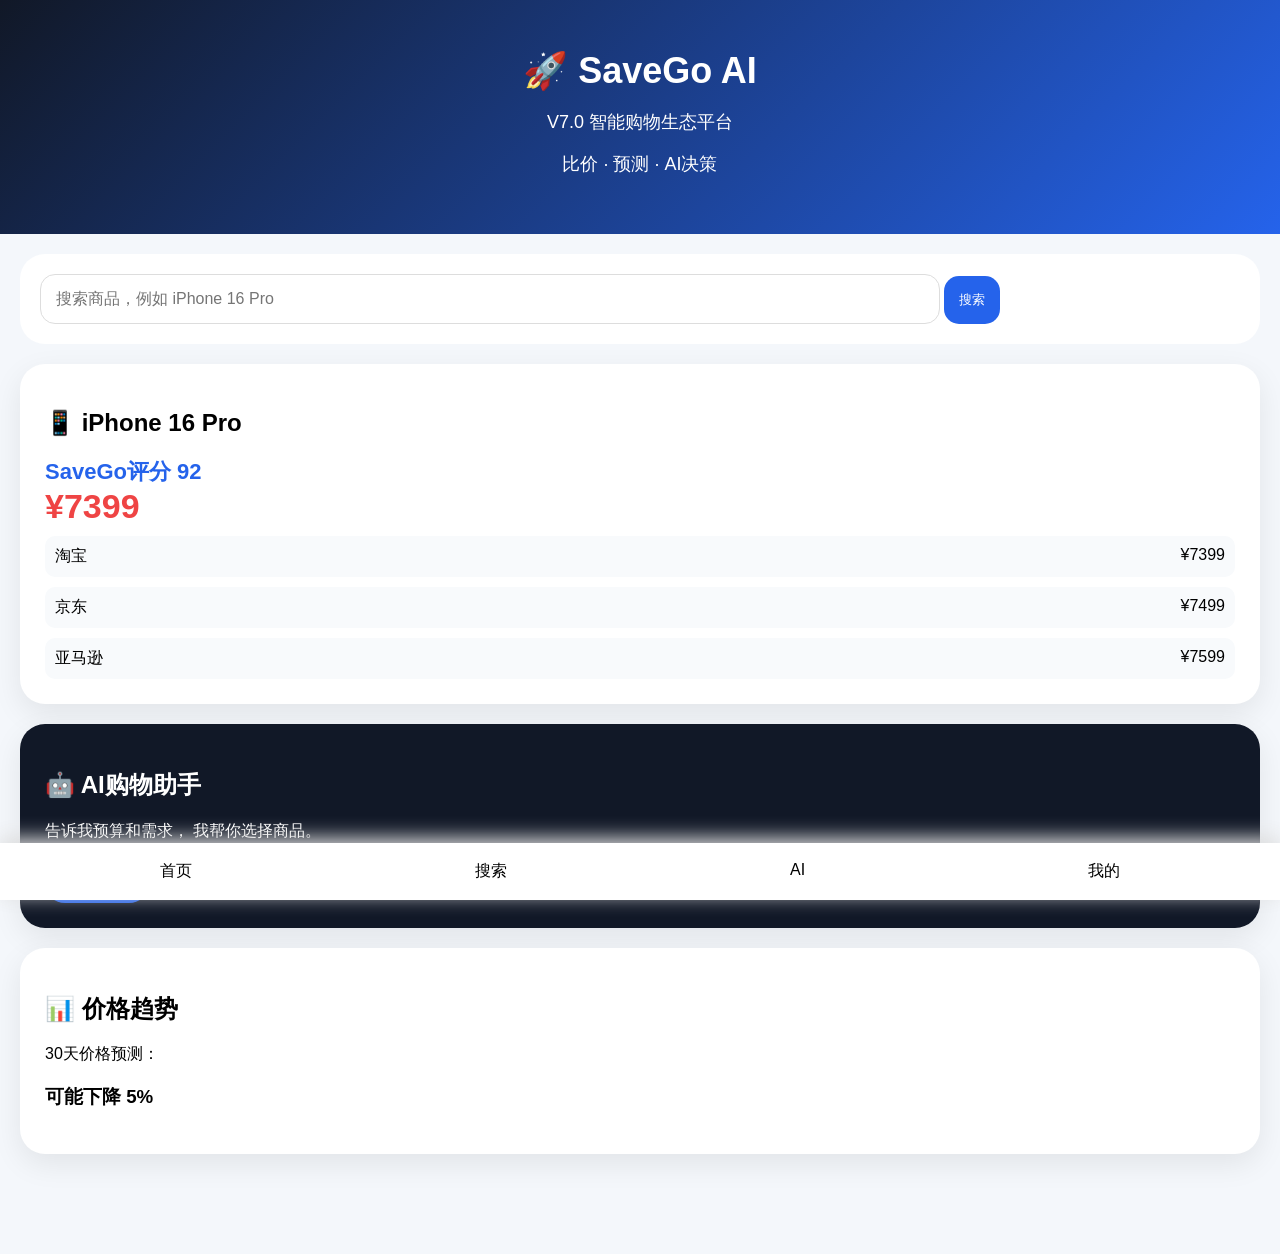
<file: index.html>
<!DOCTYPE html>
<html lang="zh-CN">

<head>

<meta charset="UTF-8">

<meta name="viewport" content="width=device-width, initial-scale=1.0">

<title>SaveGo V7.0 AI购物生态</title>


<style>

*{
box-sizing:border-box;
}


body{

margin:0;

font-family:
Arial,
"Microsoft YaHei";

background:#f4f7fb;

padding-bottom:80px;

}



header{

background:
linear-gradient(135deg,#111827,#2563eb);

color:white;

padding:40px 20px;

text-align:center;

}


header h1{

font-size:36px;

margin:10px;

}



header p{

font-size:18px;

}





.search-box{

background:white;

margin:20px;

padding:20px;

border-radius:25px;

}



.search-box input{

width:75%;

padding:15px;

border-radius:15px;

border:1px solid #ddd;

font-size:16px;

}



.search-box button{

padding:15px;

border:none;

border-radius:15px;

background:#2563eb;

color:white;

}





.card{

background:white;

margin:20px;

padding:25px;

border-radius:25px;

box-shadow:
0 10px 30px rgba(0,0,0,.08);

}



.score{

color:#2563eb;

font-size:22px;

font-weight:bold;

}



.price{

font-size:34px;

color:#ef4444;

font-weight:bold;

}




.platform{

display:flex;

justify-content:space-between;

padding:10px;

background:#f8fafc;

margin-top:10px;

border-radius:10px;

}



.ai{

background:#111827;

color:white;

}



.button{

display:inline-block;

background:#2563eb;

color:white;

padding:12px 20px;

border-radius:20px;

}





.nav{

position:fixed;

bottom:0;

left:0;

width:100%;

background:white;

display:flex;

justify-content:space-around;

padding:18px;

box-shadow:
0 -5px 20px #ddd;

}


</style>


</head>



<body>



<header>


<h1>
🚀 SaveGo AI
</h1>


<p>
V7.0 智能购物生态平台
</p>


<p>
比价 · 预测 · AI决策
</p>


</header>





<div class="search-box">


<input
id="keyword"
placeholder="搜索商品，例如 iPhone 16 Pro">


<button onclick="search()">

搜索

</button>


</div>






<div id="products">





<div class="card">


<h2>
📱 iPhone 16 Pro
</h2>


<div class="score">

SaveGo评分 92

</div>


<div class="price">

¥7399

</div>


<div class="platform">

<span>
淘宝
</span>

<span>
¥7399
</span>

</div>



<div class="platform">

<span>
京东
</span>

<span>
¥7499
</span>

</div>



<div class="platform">

<span>
亚马逊
</span>

<span>
¥7599
</span>

</div>



</div>





</div>







<div class="card ai">


<h2>
🤖 AI购物助手
</h2>


<p>

告诉我预算和需求，
我帮你选择商品。

</p>


<div class="button">

开始分析

</div>


</div>






<div class="card">


<h2>
📊 价格趋势
</h2>


<p>

30天价格预测：

</p>


<h3>

可能下降 5%

</h3>


</div>







<div class="nav">


<span>
首页
</span>


<span>
搜索
</span>


<span>
AI
</span>


<span>
我的
</span>


</div>




<script>


function search(){


let key =
document.getElementById("keyword").value;


alert(
"正在搜索："+key
);


}


</script>



</body>

</html>
</file>
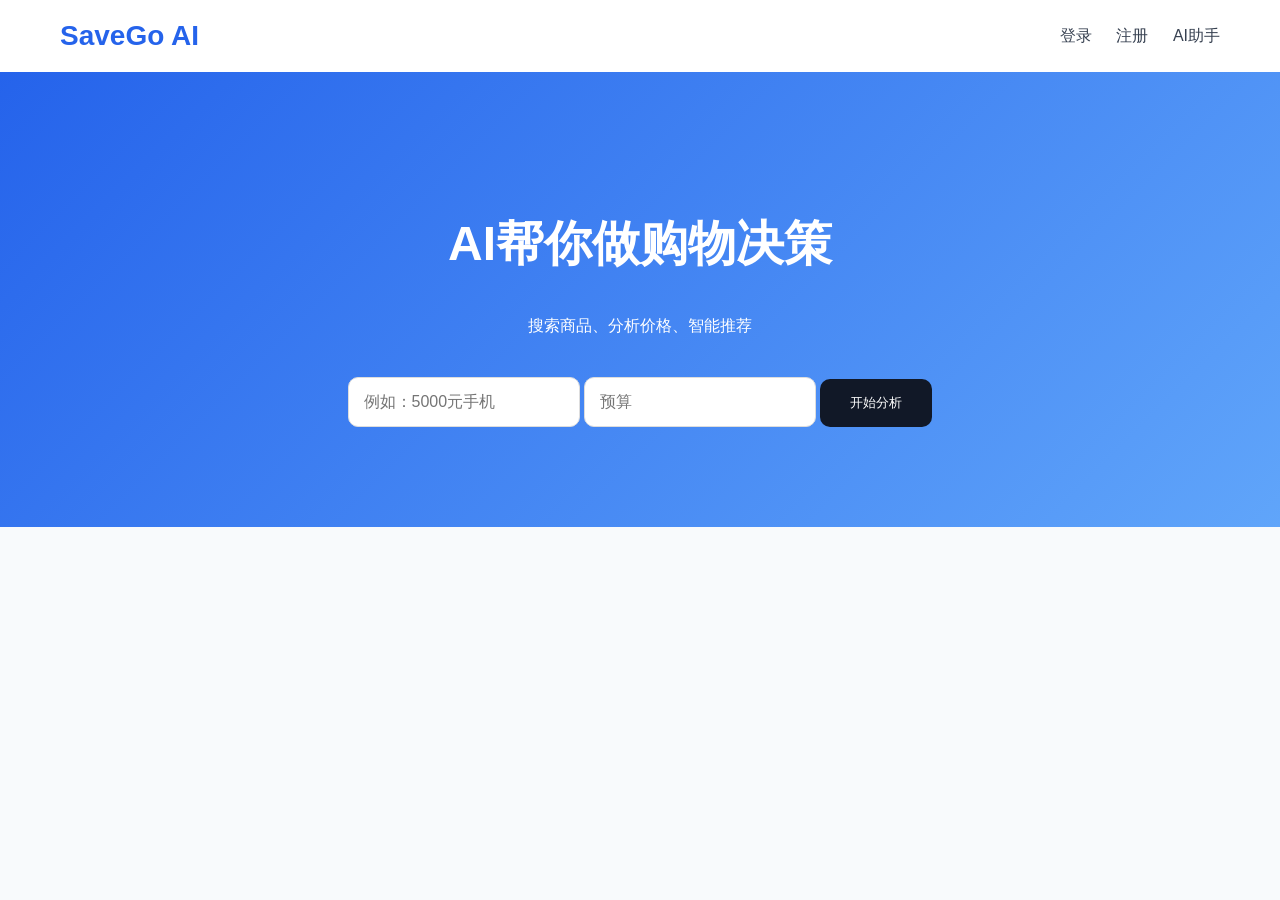
<file: frontend/index.html>
<!DOCTYPE html>

<html>

<head>

<meta charset="UTF-8">

<title>
SaveGo AI
</title>


<link rel="stylesheet" href="style.css">


</head>


<body>


<nav>

<div class="logo">
SaveGo AI
</div>


<div>

<a href="login.html">
登录
</a>


<a href="register.html">
注册
</a>


<a href="ai_chat.html">
AI助手
</a>

</div>


</nav>




<section class="hero">


<h1>
AI帮你做购物决策
</h1>


<p>
搜索商品、分析价格、智能推荐
</p>



<div class="search-box">


<input
id="keyword"
placeholder="例如：5000元手机"
/>


<input
id="budget"
placeholder="预算"
/>


<button onclick="searchAI()">

开始分析

</button>


</div>


</section>




<section id="result">

</section>




<script src="app.js"></script>


</body>

</html>
</file>
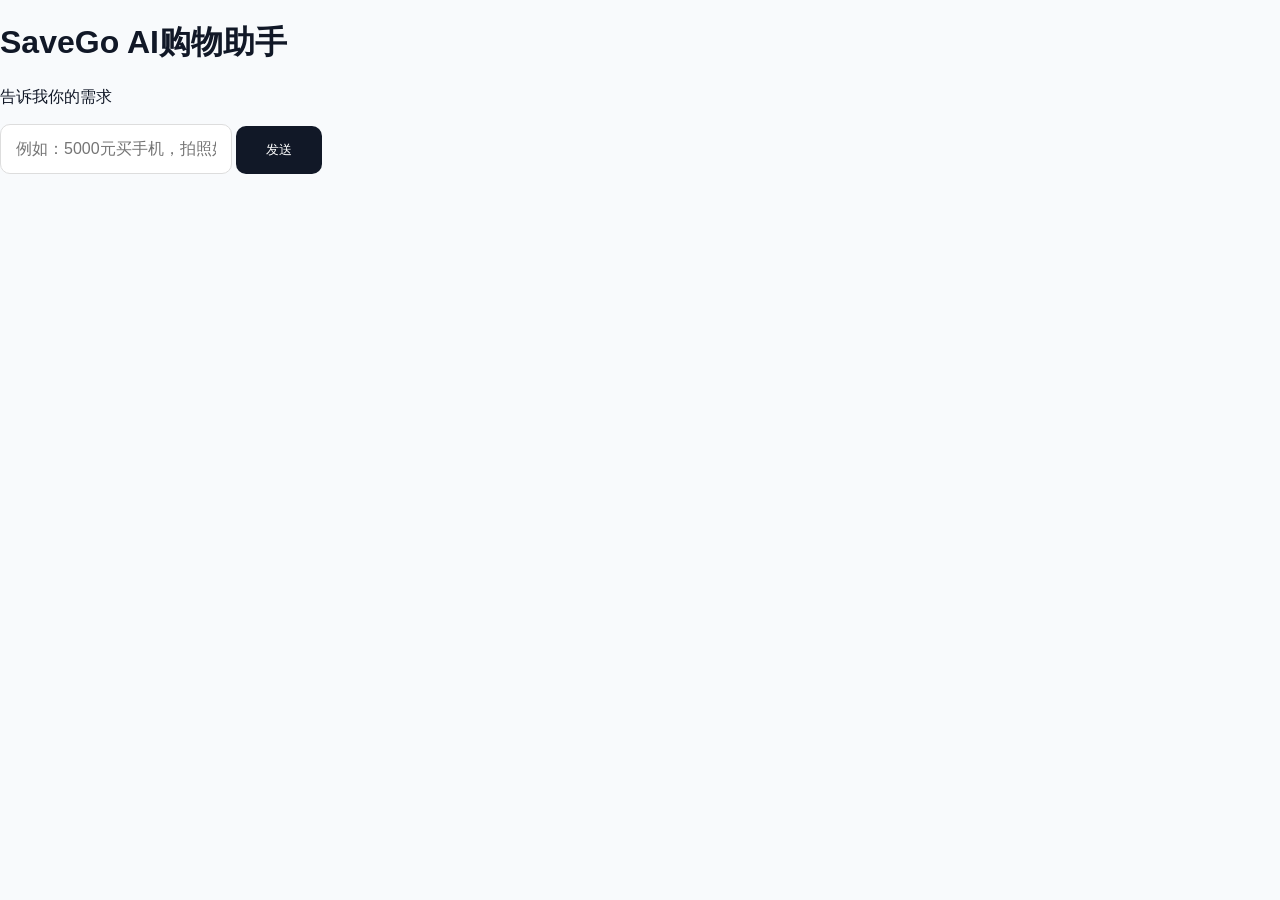
<file: frontend/ai_chat.html>
<!DOCTYPE html>

<html>


<head>

<meta charset="UTF-8">

<title>
SaveGo AI助手
</title>


<link rel="stylesheet" href="style.css">


</head>


<body>


<header>

<h1>
SaveGo AI购物助手
</h1>

<p>
告诉我你的需求
</p>

</header>




<div class="chat-box">


<div id="chat">

</div>



<input

id="message"

placeholder="例如：5000元买手机，拍照好"


>


<button onclick="sendMessage()">

发送

</button>



</div>




<script src="chat.js"></script>


</body>


</html>
</file>
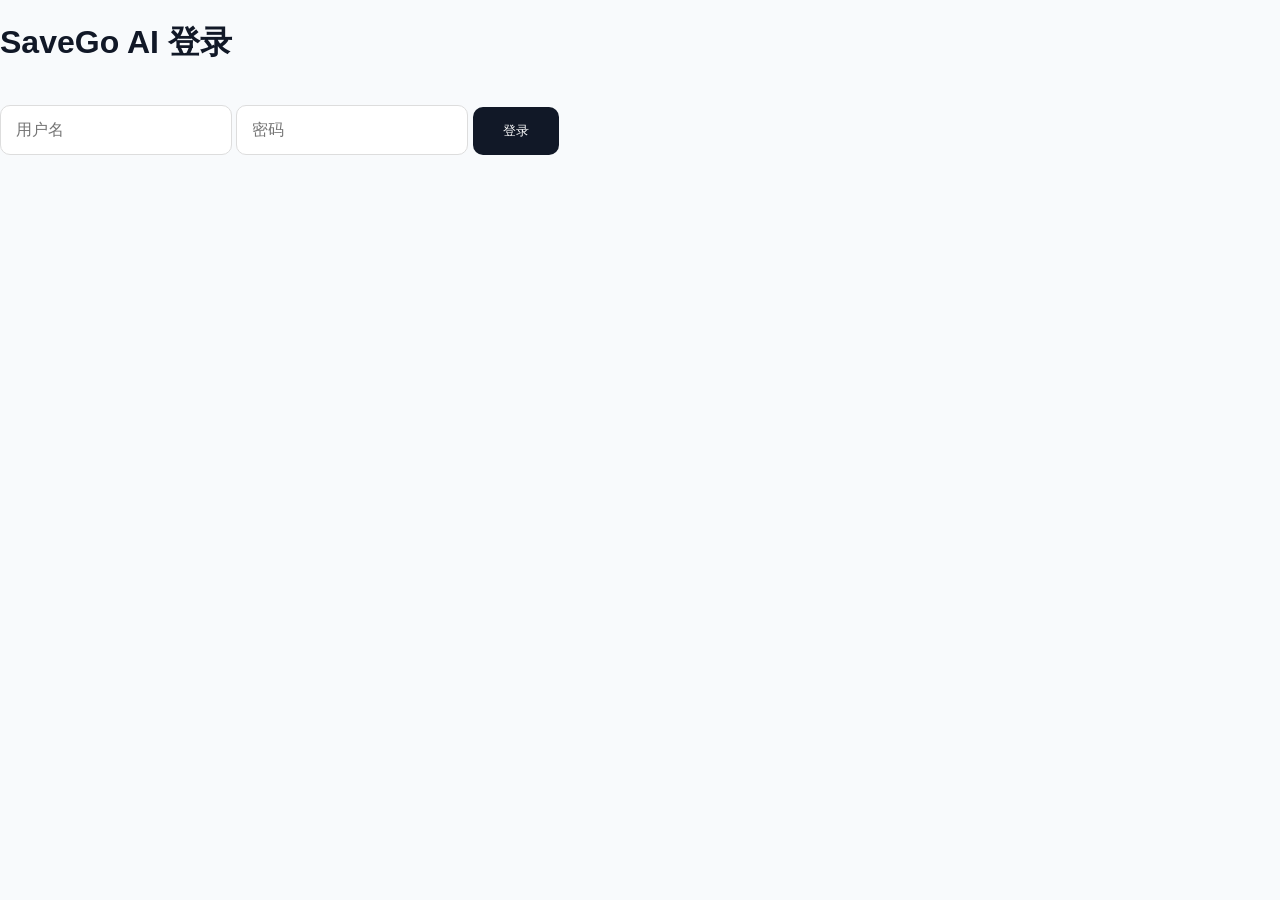
<file: frontend/login.html>
<!DOCTYPE html>

<html>


<head>

<meta charset="UTF-8">

<title>SaveGo 登录</title>

<link rel="stylesheet" href="style.css">

</head>



<body>


<header>

<h1>
SaveGo AI 登录
</h1>

</header>




<div class="search-box">


<input
id="username"
placeholder="用户名"
/>


<input
id="password"
type="password"
placeholder="密码"
/>



<button onclick="login()">

登录

</button>


</div>



<script src="app.js"></script>


</body>


</html>
</file>
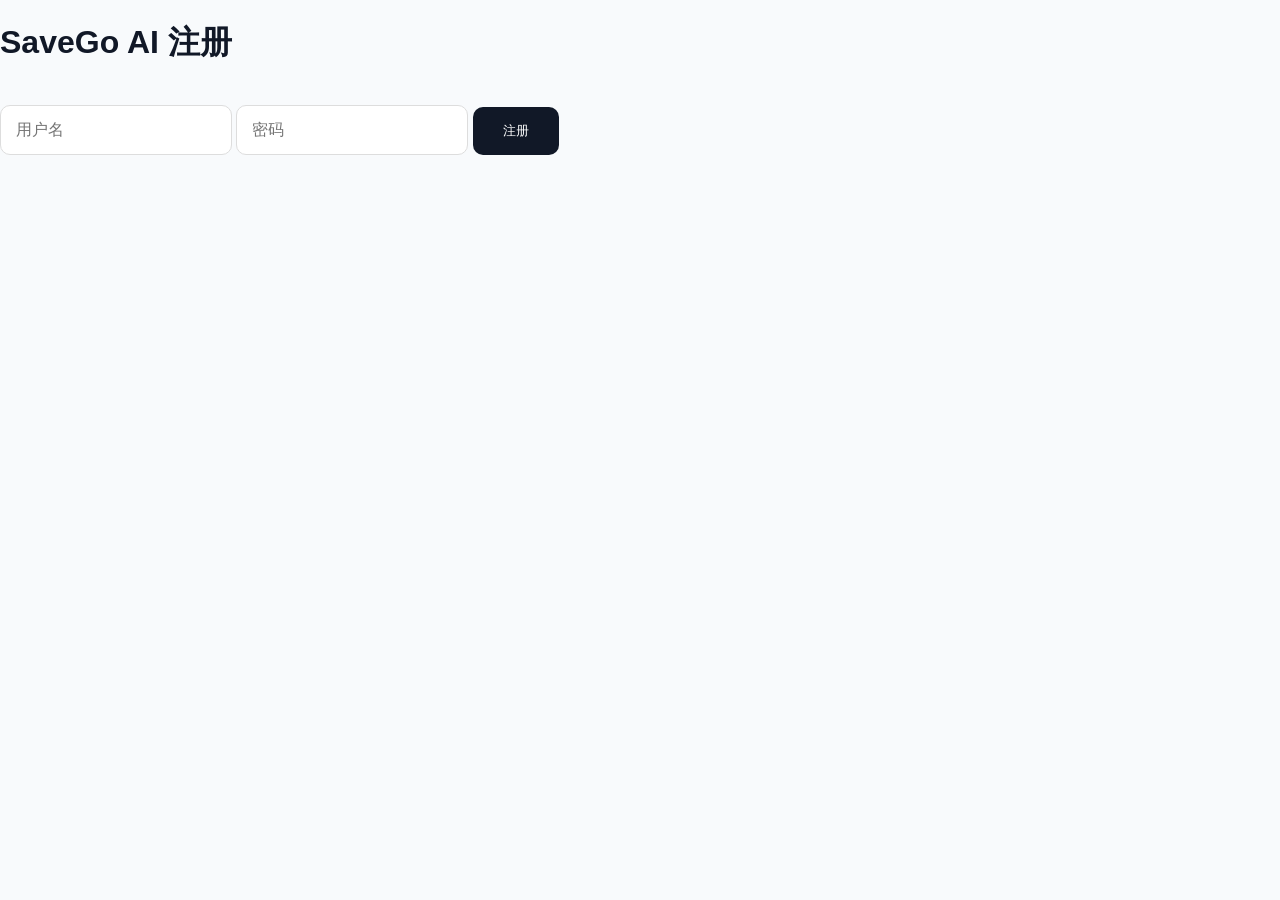
<file: frontend/register.html>
<!DOCTYPE html>
<html>

<head>

<meta charset="UTF-8">

<title>SaveGo 注册</title>

<link rel="stylesheet" href="style.css">

</head>


<body>


<header>

<h1>
SaveGo AI 注册
</h1>

</header>



<div class="search-box">


<input 
id="username"
placeholder="用户名"
/>


<input
id="password"
type="password"
placeholder="密码"
/>


<button onclick="register()">
注册
</button>


</div>



<script src="app.js"></script>


</body>

</html>
</file>
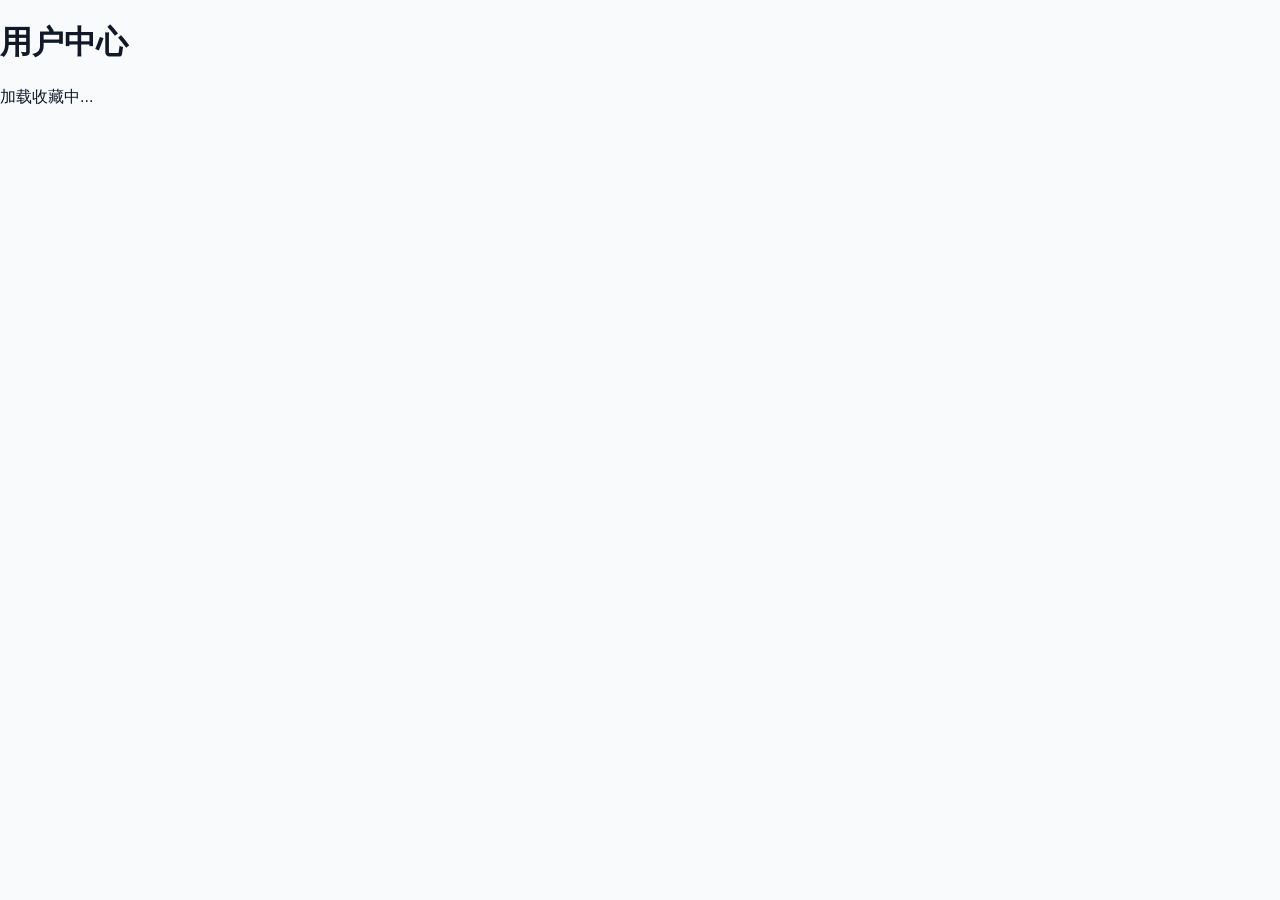
<file: frontend/user.html>
<!DOCTYPE html>

<html>

<head>

<meta charset="UTF-8">

<title>
SaveGo 用户中心
</title>

<link rel="stylesheet" href="style.css">

</head>


<body>


<header>

<h1>
用户中心
</h1>

</header>



<div id="favorites">


加载收藏中...

</div>



<script src="app.js"></script>


<script>


loadFavorites();


</script>


</body>


</html>
</file>
<file: frontend/style.css>
*{

box-sizing:border-box;

}



body{

margin:0;

font-family:

Arial,

sans-serif;

background:#f8fafc;

color:#111827;

}



nav{

display:flex;

justify-content:space-between;

align-items:center;

padding:20px 60px;

background:white;

box-shadow:

0 2px 10px

rgba(0,0,0,.08);

}



.logo{

font-size:28px;

font-weight:bold;

color:#2563eb;

}



nav a{

margin-left:20px;

text-decoration:none;

color:#374151;

}



.hero{

text-align:center;

padding:100px 20px;

background:

linear-gradient(

135deg,

#2563eb,

#60a5fa

);

color:white;

}



.hero h1{

font-size:48px;

}



.search-box{

margin-top:40px;

}



input{

padding:15px;

border-radius:10px;

border:1px solid #ddd;

font-size:16px;

}



button{

padding:15px 30px;

border:none;

border-radius:10px;

background:#111827;

color:white;

cursor:pointer;

}



#result{

width:80%;

margin:40px auto;

}



.card{

background:white;

padding:25px;

margin:20px;

border-radius:15px;

box-shadow:

0 5px 20px

rgba(0,0,0,.08);

}
</file>
